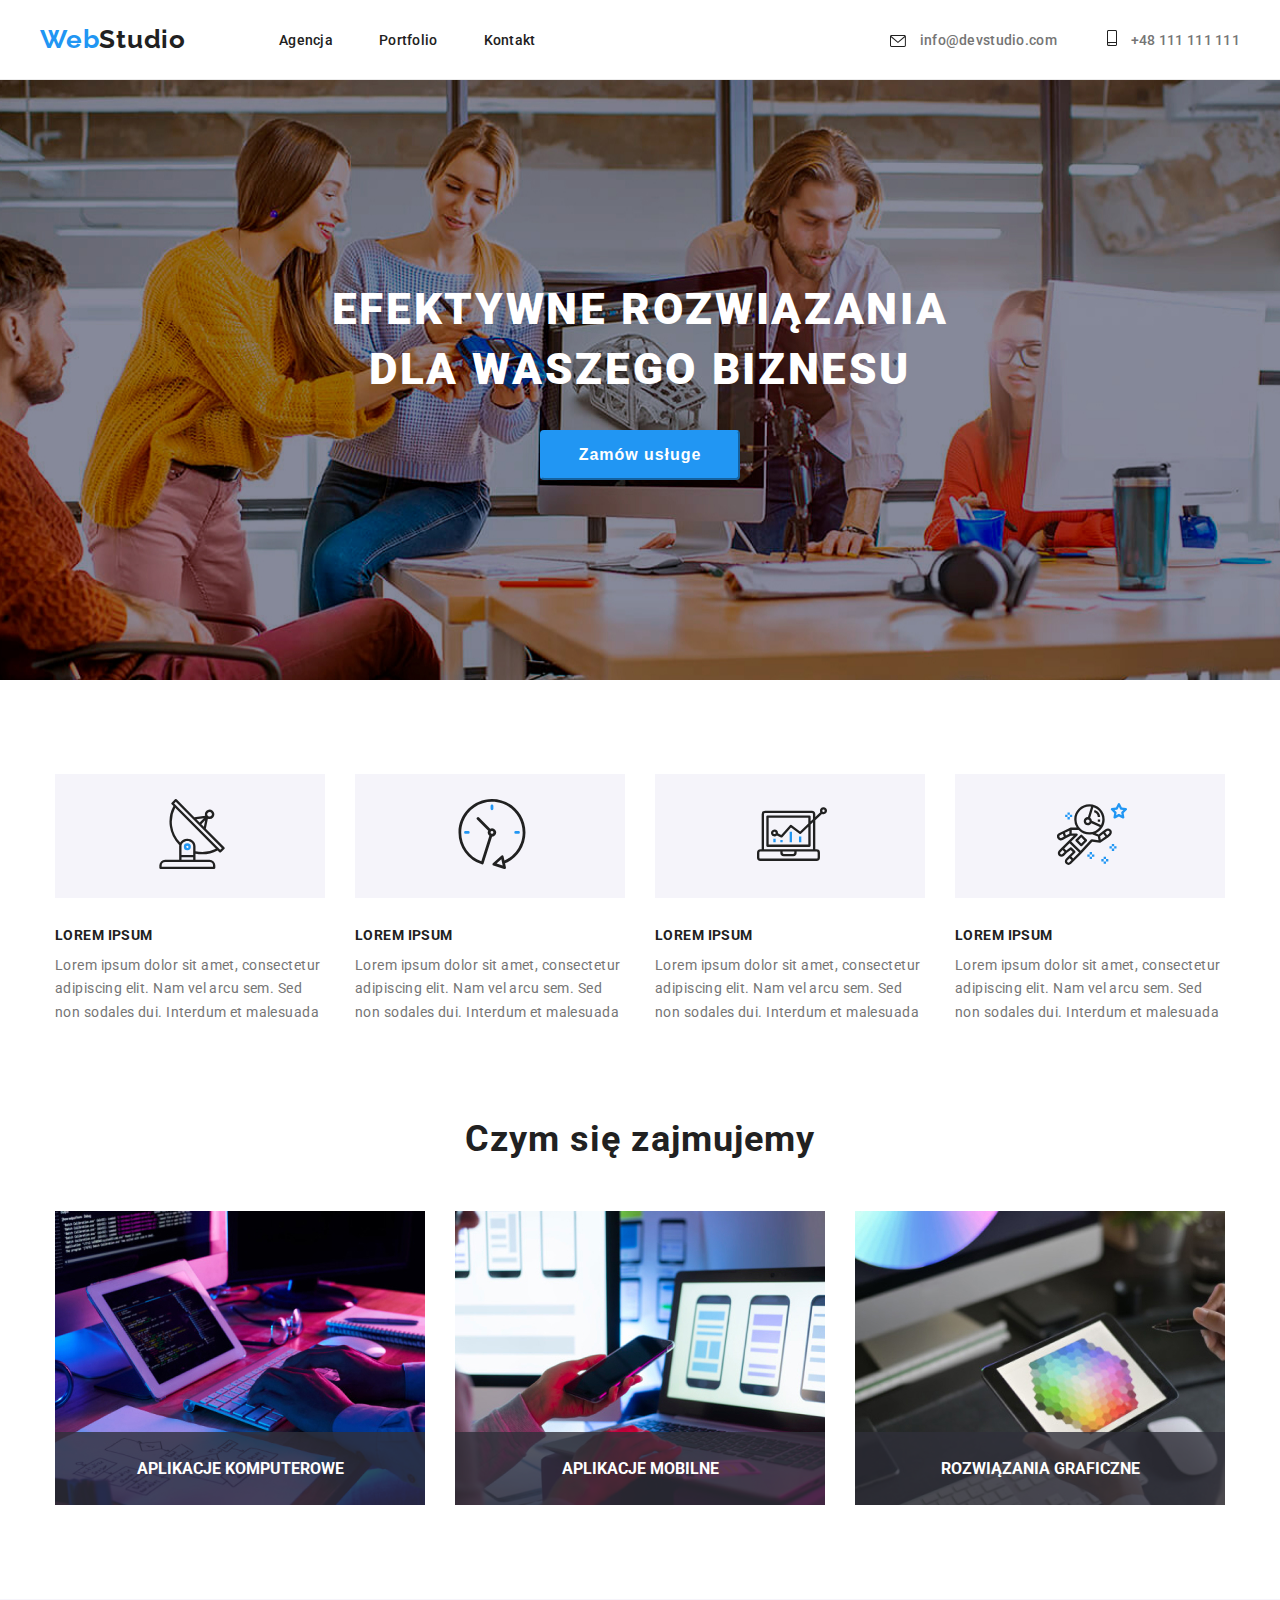
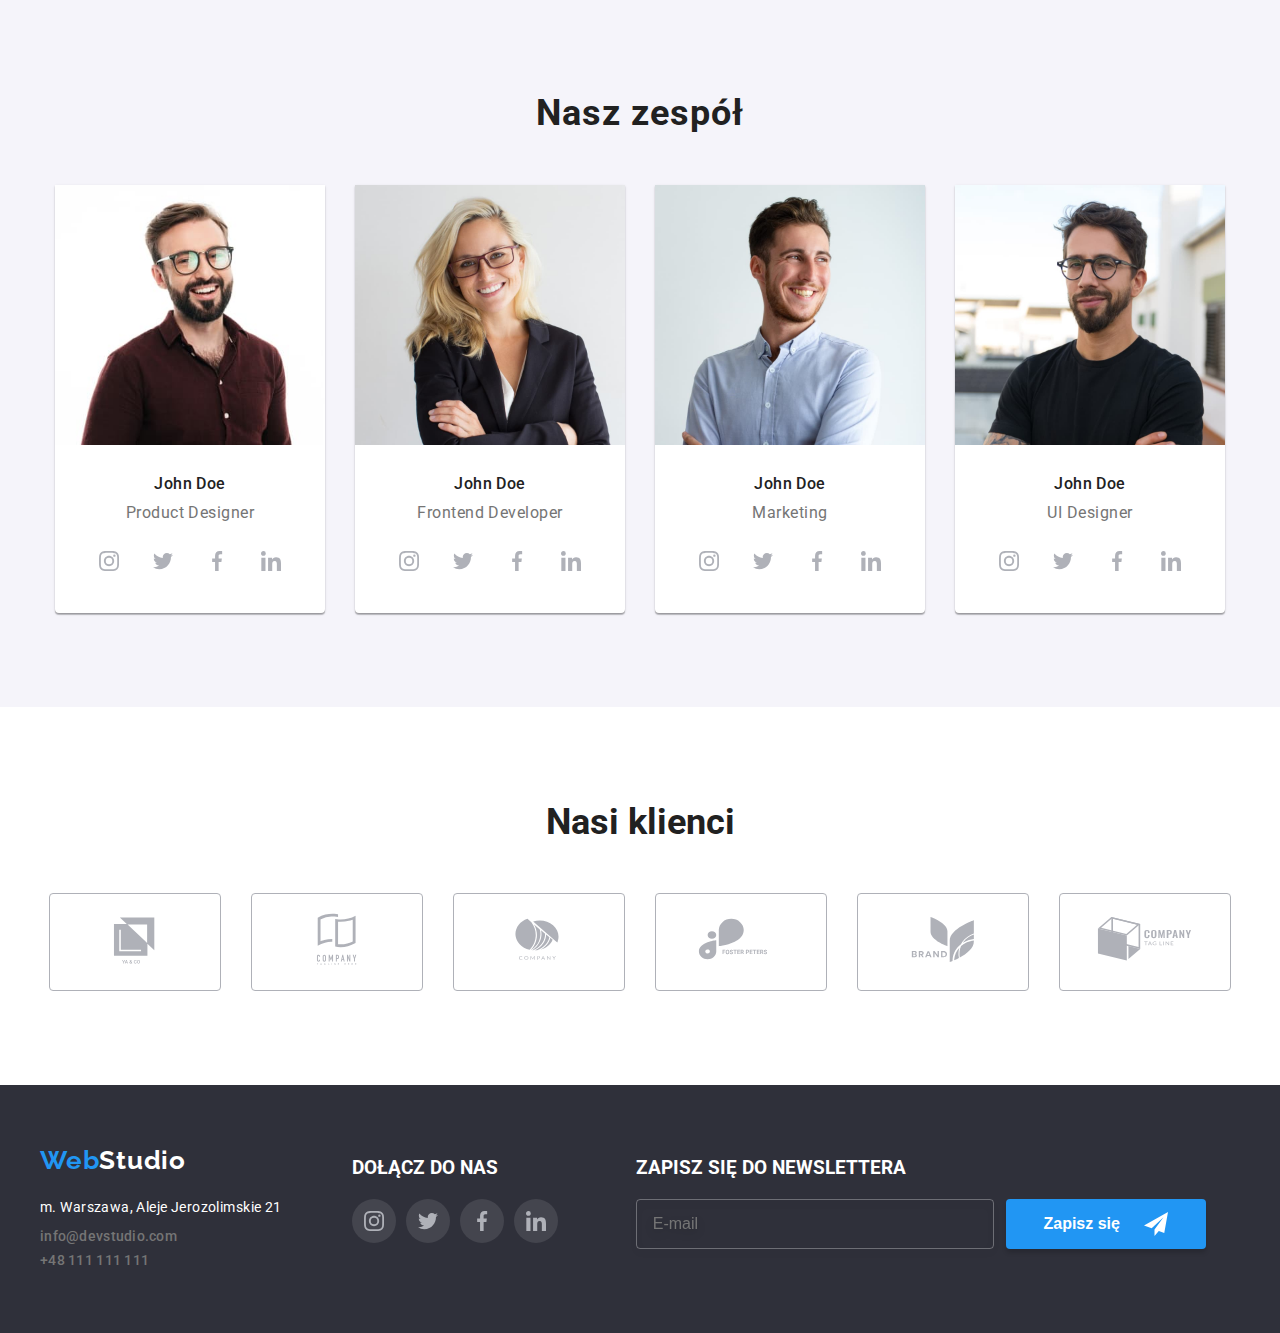
<file: index.html>
<!DOCTYPE html>
<html lang="pl">
    <head>
        <meta charset="UTF-8" />
        <meta http-equiv="X-UA-Compatible" content="IE=edge" />
        <meta name="viewport" content="width=device-width, initial-scale=1.0" />
        <title>WebStudio</title>
        <link
            rel="stylesheet"
            href="https://cdnjs.cloudflare.com/ajax/libs/modern-normalize/1.1.0/modern-normalize.min.css"
            integrity="sha512-wpPYUAdjBVSE4KJnH1VR1HeZfpl1ub8YT/NKx4PuQ5NmX2tKuGu6U/JRp5y+Y8XG2tV+wKQpNHVUX03MfMFn9Q=="
            crossorigin="anonymous"
            referrerpolicy="no-referrer"
        />
        <link rel="stylesheet" href="css/styles.css" />
        <link
            href="https://fonts.googleapis.com/css2?family=Raleway:wght@700&family=Roboto:wght@400;500;700;900&display=swap"
            rel="stylesheet"
        />
    </head>
    <body>
        <header class="header-line container">
            <div class="header-section">
                <nav class="header-left">
                    <a href="#" class="logo-header">
                        <h3 class="logo-style">
                            <span class="logo-color">Web</span>Studio
                        </h3></a
                    >
                    <ul class="nav-list">
                        <li>
                            <a
                                href="#agencja"
                                class="nav-links header-link agencja active-nav-links"
                                >Agencja</a
                            >
                        </li>
                        <li>
                            <a
                                href="portfolio.html"
                                class="nav-links header-link portfolio active-nav-links"
                                >Portfolio</a
                            >
                        </li>
                        <li>
                            <a
                                href="#kontakt"
                                class="nav-links header-link kontakt active-nav-links"
                                >Kontakt</a
                            >
                        </li>
                    </ul>
                </nav>
                <div class="header-right">
                    <div class="header-contact">
                        <svg width="16" height="12" class="contact-icon">
                            <use
                                href="images/main/icons.svg#icon-envelope"
                            ></use>
                        </svg>
                        <a
                            href="mail:info@devstudio.com"
                            class="contact-link-header mail"
                            >info@devstudio.com</a
                        >
                    </div>
                    <div class="header-contact">
                        <svg
                            width="10"
                            height="16"
                            class="contact-icon smartphone-icon"
                        >
                            <use
                                href="images/main/icons.svg#icon-smartphone"
                            ></use>
                        </svg>
                        <a
                            href="tel:+48111111111"
                            class="contact-link-header tel"
                            >+48 111 111 111</a
                        >
                    </div>
                </div>
            </div>
        </header>
        <main>
            <!--sekcja pierwsza-->
            <section id="agencja" class="hero">
                <div class="main-board">
                    <h1 class="main-claim">
                        efektywne rozwiązania <br />dla waszego biznesu
                    </h1>
                    <button type="button" class="first-cta" data-modal-open>
                        Zamów usługe
                    </button>
                </div>
            </section>

            <!--sekcja druga-->

            <section id="portfolio">
                <ul class="article-list">
                    <li class="article-items">
                        <div class="article-icon-box">
                            <svg class="icon" width="70" height="70">
                                <use
                                    href="./images/main/icons.svg#icon-antenna-1"
                                ></use>
                            </svg>
                        </div>
                        <h4 class="article-title">LOREM IPSUM</h4>
                        <p class="article-text">
                            Lorem ipsum dolor sit amet, consectetur adipiscing
                            elit. Nam vel arcu sem. Sed non sodales dui.
                            Interdum et malesuada
                        </p>
                    </li>
                    <li class="article-items">
                        <div class="article-icon-box">
                            <svg class="icon" width="70" height="70">
                                <use
                                    href="./images/main/icons.svg#icon-clock-1"
                                ></use>
                            </svg>
                        </div>
                        <h4 class="article-title">LOREM IPSUM</h4>
                        <p class="article-text">
                            Lorem ipsum dolor sit amet, consectetur adipiscing
                            elit. Nam vel arcu sem. Sed non sodales dui.
                            Interdum et malesuada
                        </p>
                    </li>
                    <li class="article-items">
                        <div class="article-icon-box">
                            <svg class="icon" width="70" height="70 ">
                                <use
                                    href="./images/main/icons.svg#icon-diagram-1"
                                ></use>
                            </svg>
                        </div>
                        <h4 class="article-title">LOREM IPSUM</h4>
                        <p class="article-text">
                            Lorem ipsum dolor sit amet, consectetur adipiscing
                            elit. Nam vel arcu sem. Sed non sodales dui.
                            Interdum et malesuada
                        </p>
                    </li>
                    <li class="article-items">
                        <div class="article-icon-box">
                            <svg class="icon" width="70" height="70">
                                <use
                                    href="./images/main/icons.svg#icon-astronaut-1"
                                ></use>
                            </svg>
                        </div>
                        <h4 class="article-title">LOREM IPSUM</h4>
                        <p class="article-text">
                            Lorem ipsum dolor sit amet, consectetur adipiscing
                            elit. Nam vel arcu sem. Sed non sodales dui.
                            Interdum et malesuada
                        </p>
                    </li>
                </ul>

                <h2 class="section-title-what">Czym się zajmujemy</h2>

                <ul class="photo-links ul-flex">
                    <li class="aboutus-item">
                        <img
                            class="aboutus-img"
                            src="images/main/section2/box1.jpg"
                            alt="rece mezczyzny, ktory pracuje na komputerze i korzysta z userflow."
                            width="370"
                            height="294"
                        />
                        <div class="aboutus-hero">
                            <p>aplikacje komputerowe</p>
                        </div>
                    </li>

                    <li class="aboutus-item">
                        <img
                            class="aboutus-img"
                            src="images/main/section2/box2.jpg"
                            alt="kobieta trzyma telefon w reku i patrzy na ekran na trzy rozne uklady kompozycji dla aplikacji."
                            width="370"
                            height="294"
                        />
                        <div class="aboutus-hero">
                            <p>aplikacje mobilne</p>
                        </div>
                    </li>
                    <li class="aboutus-item">
                        <img
                            class="aboutus-img"
                            src="images/main/section2/box3.jpg"
                            alt="tablet na ktorym wyswiatlana jest paleta kolorow."
                            width="370"
                            height="294"
                        />
                        <div class="aboutus-hero">
                            <p>rozwiązania graficzne</p>
                        </div>
                    </li>
                </ul>
            </section>
            <!--sekcja trzecia-->

            <section id="kontakt" class="team-container">
                <h2 class="section-title-who">Nasz zespół</h2>
                <ul class="team">
                    <li class="team-item">
                        <img
                            src="images/main/section3/1.jpg"
                            alt="zdjecie osoby John Doe."
                            width="270"
                            height="260"
                        />
                        <p class="person-name">John Doe</p>
                        <p class="person-position">Product Designer</p>
                        <ul class="team-social-icons social-icons">
                            <li>
                                <a
                                    href="#"
                                    class="team-social-icon social-icon"
                                >
                                    <svg
                                        class="social-icon-svg"
                                        width="20"
                                        height="20"
                                    >
                                        <use
                                            href="./images/main/icons.svg#icon-instagram-2"
                                        ></use>
                                    </svg>
                                </a>
                            </li>
                            <li>
                                <a
                                    href="#"
                                    class="team-social-icon social-icon"
                                >
                                    <svg
                                        class="social-icon-svg"
                                        width="20"
                                        height="20"
                                    >
                                        <use
                                            href="./images/main/icons.svg#icon-twitter-1"
                                        ></use>
                                    </svg>
                                </a>
                            </li>
                            <li>
                                <a
                                    href="#"
                                    class="team-social-icon social-icon"
                                >
                                    <svg
                                        class="social-icon-svg"
                                        width="20"
                                        height="20"
                                    >
                                        <use
                                            href="./images/main/icons.svg#icon-facebook-1"
                                        ></use>
                                    </svg>
                                </a>
                            </li>
                            <li>
                                <a
                                    href="#"
                                    class="team-social-icon social-icon"
                                >
                                    <svg
                                        class="social-icon-svg"
                                        width="20"
                                        height="20"
                                    >
                                        <use
                                            href="./images/main/icons.svg#icon-linkedin-1"
                                        ></use>
                                    </svg>
                                </a>
                            </li>
                        </ul>
                    </li>
                    <li class="team-item">
                        <img
                            src="images/main/section3/2.jpg"
                            alt="zdjecie osoby John Doe."
                            width="270"
                            height="260"
                        />
                        <p class="person-name">John Doe</p>
                        <p class="person-position">Frontend Developer</p>
                        <ul class="team-social-icons social-icons">
                            <li>
                                <a
                                    href="#"
                                    class="team-social-icon social-icon"
                                >
                                    <svg
                                        class="social-icon-svg"
                                        width="20"
                                        height="20"
                                    >
                                        <use
                                            href="./images/main/icons.svg#icon-instagram-2"
                                        ></use>
                                    </svg>
                                </a>
                            </li>
                            <li>
                                <a
                                    href="#"
                                    class="team-social-icon social-icon"
                                >
                                    <svg
                                        class="social-icon-svg"
                                        width="20"
                                        height="20"
                                    >
                                        <use
                                            href="./images/main/icons.svg#icon-twitter-1"
                                        ></use>
                                    </svg>
                                </a>
                            </li>
                            <li>
                                <a
                                    href="#"
                                    class="team-social-icon social-icon"
                                >
                                    <svg
                                        class="social-icon-svg"
                                        width="20"
                                        height="20"
                                    >
                                        <use
                                            href="./images/main/icons.svg#icon-facebook-1"
                                        ></use>
                                    </svg>
                                </a>
                            </li>
                            <li>
                                <a
                                    href="#"
                                    class="team-social-icon social-icon"
                                >
                                    <svg
                                        class="social-icon-svg"
                                        width="20"
                                        height="20"
                                    >
                                        <use
                                            href="./images/main/icons.svg#icon-linkedin-1"
                                        ></use>
                                    </svg>
                                </a>
                            </li>
                        </ul>
                    </li>
                    <li class="team-item">
                        <img
                            src="images/main/section3/3.jpg"
                            alt="zdjecie osoby John Doe."
                            width="270"
                            height="260"
                        />
                        <p class="person-name">John Doe</p>
                        <p class="person-position">Marketing</p>
                        <ul class="team-social-icons social-icons">
                            <li>
                                <a
                                    href="#"
                                    class="team-social-icon social-icon"
                                >
                                    <svg
                                        class="social-icon-svg"
                                        width="20"
                                        height="20"
                                    >
                                        <use
                                            href="./images/main/icons.svg#icon-instagram-2"
                                        ></use>
                                    </svg>
                                </a>
                            </li>
                            <li>
                                <a
                                    href="#"
                                    class="team-social-icon social-icon"
                                >
                                    <svg
                                        class="social-icon-svg"
                                        width="20"
                                        height="20"
                                    >
                                        <use
                                            href="./images/main/icons.svg#icon-twitter-1"
                                        ></use>
                                    </svg>
                                </a>
                            </li>
                            <li>
                                <a
                                    href="#"
                                    class="team-social-icon social-icon"
                                >
                                    <svg
                                        class="social-icon-svg"
                                        width="20"
                                        height="20"
                                    >
                                        <use
                                            href="./images/main/icons.svg#icon-facebook-1"
                                        ></use>
                                    </svg>
                                </a>
                            </li>
                            <li>
                                <a
                                    href="#"
                                    class="team-social-icon social-icon"
                                >
                                    <svg
                                        class="social-icon-svg"
                                        width="20"
                                        height="20"
                                    >
                                        <use
                                            href="./images/main/icons.svg#icon-linkedin-1"
                                        ></use>
                                    </svg>
                                </a>
                            </li>
                        </ul>
                    </li>
                    <li class="team-item">
                        <img
                            src="images/main/section3/4.jpg"
                            alt="zdjecie osoby John Doe."
                            width="270"
                            height="260"
                        />
                        <p class="person-name">John Doe</p>
                        <p class="person-position">UI Designer</p>
                        <ul class="team-social-icons social-icons">
                            <li>
                                <a
                                    href="#"
                                    class="team-social-icon social-icon"
                                >
                                    <svg
                                        class="social-icon-svg"
                                        width="20"
                                        height="20"
                                    >
                                        <use
                                            href="./images/main/icons.svg#icon-instagram-2"
                                        ></use>
                                    </svg>
                                </a>
                            </li>
                            <li>
                                <a
                                    href="#"
                                    class="team-social-icon social-icon"
                                >
                                    <svg
                                        class="social-icon-svg"
                                        width="20"
                                        height="20"
                                    >
                                        <use
                                            href="./images/main/icons.svg#icon-twitter-1"
                                        ></use>
                                    </svg>
                                </a>
                            </li>
                            <li>
                                <a
                                    href="#"
                                    class="team-social-icon social-icon"
                                >
                                    <svg
                                        class="social-icon-svg"
                                        width="20"
                                        height="20"
                                    >
                                        <use
                                            href="./images/main/icons.svg#icon-facebook-1"
                                        ></use>
                                    </svg>
                                </a>
                            </li>
                            <li>
                                <a
                                    href="#"
                                    class="team-social-icon social-icon"
                                >
                                    <svg
                                        class="social-icon-svg"
                                        width="20"
                                        height="20"
                                    >
                                        <use
                                            href="./images/main/icons.svg#icon-linkedin-1"
                                        ></use>
                                    </svg>
                                </a>
                            </li>
                        </ul>
                    </li>
                </ul>
            </section>
            <section class="clients section">
                <div class="client-container">
                    <h2 class="section-title">Nasi klienci</h2>
                    <ul class="clients-list">
                        <li>
                            <a href="#" class="clients-icon">
                                <svg
                                    class="clients-icon-svg"
                                    width="106"
                                    height="60.04"
                                >
                                    <use
                                        href="./images/main/icons.svg#icon-client-1"
                                    ></use>
                                </svg>
                            </a>
                        </li>
                        <li>
                            <a href="#" class="clients-icon">
                                <svg
                                    class="clients-icon-svg"
                                    width="106"
                                    height="60.04"
                                >
                                    <use
                                        href="./images/main/icons.svg#icon-client-2"
                                    ></use>
                                </svg>
                            </a>
                        </li>
                        <li>
                            <a href="#" class="clients-icon">
                                <svg
                                    class="clients-icon-svg"
                                    width="106"
                                    height="60"
                                >
                                    <use
                                        href="./images/main/icons.svg#icon-client-3"
                                    ></use>
                                </svg>
                            </a>
                        </li>
                        <li>
                            <a href="#" class="clients-icon">
                                <svg
                                    class="clients-icon-svg"
                                    width="106"
                                    height="60"
                                >
                                    <use
                                        href="./images/main/icons.svg#icon-client-4"
                                    ></use>
                                </svg>
                            </a>
                        </li>
                        <li>
                            <a href="#" class="clients-icon">
                                <svg
                                    class="clients-icon-svg"
                                    width="106"
                                    height="60"
                                >
                                    <use
                                        href="./images/main/icons.svg#icon-client-5"
                                    ></use>
                                </svg>
                            </a>
                        </li>
                        <li>
                            <a href="#" class="clients-icon">
                                <svg
                                    class="clients-icon-svg"
                                    width="106"
                                    height="60"
                                >
                                    <use
                                        href="./images/main/icons.svg#icon-client-6"
                                    ></use>
                                </svg>
                            </a>
                        </li>
                    </ul>
                </div>
            </section>
        </main>
        <footer class="footer-container">
            <div class="footer-section">
                <div class="footer-contact-box">
                    <a href="#" class="logo-footer"
                        ><h3 class="logo-style">
                            <span class="logo-color">Web</span>Studio
                        </h3>
                    </a>
                    <address class="address-text">
                        m. Warszawa, Aleje Jerozolimskie 21
                    </address>

                    <a
                        href="mail:info@devstudio.com"
                        class="contact-link-footer"
                        >info@devstudio.com</a
                    >
                    <a href="tel:+48111111111" class="contact-link-footer"
                        >+48 111 111 111</a
                    >
                </div>
                <div class="footer-joinus-box">
                    <h3 class="footer-joinus-heading">Dołącz do nas</h3>
                    <ul class="footer-social-icons social-icons">
                        <li>
                            <a href="#" class="footer-social-icon social-icon">
                                <svg
                                    class="social-icon-svg"
                                    width="20"
                                    height="20"
                                >
                                    <use
                                        href="./images/main/icons.svg#icon-instagram-2"
                                    ></use>
                                </svg>
                            </a>
                        </li>
                        <li>
                            <a href="#" class="footer-social-icon social-icon">
                                <svg
                                    class="social-icon-svg"
                                    width="20"
                                    height="20"
                                >
                                    <use
                                        href="./images/main/icons.svg#icon-twitter-1"
                                    ></use>
                                </svg>
                            </a>
                        </li>
                        <li>
                            <a href="#" class="footer-social-icon social-icon">
                                <svg
                                    class="social-icon-svg"
                                    width="20"
                                    height="20"
                                >
                                    <use
                                        href="./images/main/icons.svg#icon-facebook-1"
                                    ></use>
                                </svg>
                            </a>
                        </li>
                        <li>
                            <a href="#" class="footer-social-icon social-icon">
                                <svg
                                    class="social-icon-svg"
                                    width="20"
                                    height="20"
                                >
                                    <use
                                        href="./images/main/icons.svg#icon-linkedin-1"
                                    ></use>
                                </svg>
                            </a>
                        </li>
                    </ul>
                </div>
                <div class="footer-newsletter">
                    <h3 class="footer-joinus-heading">
                        Zapisz się do newslettera
                    </h3>
                    <form name="newsletter-form" class="newsletter-form">
                        <label
                            ><input
                                type="email"
                                name="newsletter-email"
                                class="newsletter-input"
                                placeholder="E-mail"
                        /></label>
                        <button type="submit" class="newsletter-btn">
                            <span>Zapisz się</span>
                            <svg
                                class="footer-icon-newsletter"
                                width="24"
                                height="24"
                            >
                                <use
                                    href="images/main/icons.svg#icon-icon-send"
                                ></use>
                            </svg>
                        </button>
                    </form>
                </div>
            </div>
        </footer>

        <!-- MODAL -->
        <div class="modal-backdrop is-hidden" data-modal>
            <div class="modal-box">
                <button type="button" class="modal-close-btn" data-modal-close>
                    <svg class="modal-close-btn-x" width="18" height="18">
                        <use href="./images/main/close-btn.svg#close-btn"></use>
                    </svg>
                </button>
                <div class="modal-container">
                    <p class="modal-title">
                        Zostaw swoje dane w formularzu poniżej
                    </p>
                    <form name="contact-form" class="modal-form">
                        <label class="modal-form-label">
                            Imię
                            <input
                                type="text"
                                name="contact-name"
                                class="modal-form-input"
                            />
                            <svg class="modal-form-icon" width="20" height="20">
                                <use
                                    href="images/main/icons.svg#icon-person-black-18dp-1"
                                ></use>
                            </svg>
                        </label>
                        <label class="modal-form-label">
                            Telefon
                            <input
                                type="tel"
                                name="contact-phone"
                                class="modal-form-input"
                            />
                            <svg class="modal-form-icon" width="20" height="20">
                                <use
                                    href="images/main/icons.svg#icon-phone-black-18dp-1"
                                ></use>
                            </svg>
                        </label>
                        <label class="modal-form-label">
                            Email
                            <input
                                type="email"
                                name="contact-email"
                                class="modal-form-input"
                            />
                            <svg class="modal-form-icon" width="20" height="20">
                                <use
                                    href="images/main/icons.svg#icon-email-black-18dp-1"
                                ></use>
                            </svg>
                        </label>
                        <label class="modal-form-label"
                            >Komentarz
                            <textarea
                                name="contact-comment"
                                placeholder="Wprowadź tekst"
                                class="modal-form-input modal-form-textarea"
                            ></textarea>
                        </label>
                        <div class="modal-form-agreement-box">
                            <input
                                type="checkbox"
                                name="policy-agreement"
                                id="policy-agreement"
                                class="modal-form-agreement-checkbox"
                                value="agreed"
                                required
                            />
                            <svg
                                width="16"
                                height="15"
                                class="modal-form-agreement-custom-checkbox"
                            >
                                <use
                                    href="./images/main/icons.svg#icon-empty-checkbox"
                                ></use>
                            </svg>
                            <svg
                                width="16"
                                height="15"
                                class="modal-form-agreement-custom-checkbox-checked"
                            >
                                <use
                                    href="./images/main/icons.svg#icon-icon-check"
                                ></use>
                            </svg>
                            <label
                                for="policy-agreement"
                                class="modal-form-agreement-label"
                                >Oświadczam iż akceptuję
                                <a href="" class="modal-form-link">Regulamin</a>
                                i
                                <a href="" class="modal-form-link"
                                    >Politykę Prywatności</a
                                >.</label
                            >
                        </div>

                        <button type="submit" class="modal-form-btn">
                            Wyślij
                        </button>
                    </form>
                </div>
            </div>
        </div>

        <script src="modal.js"></script>
    </body>
</html>
</file>
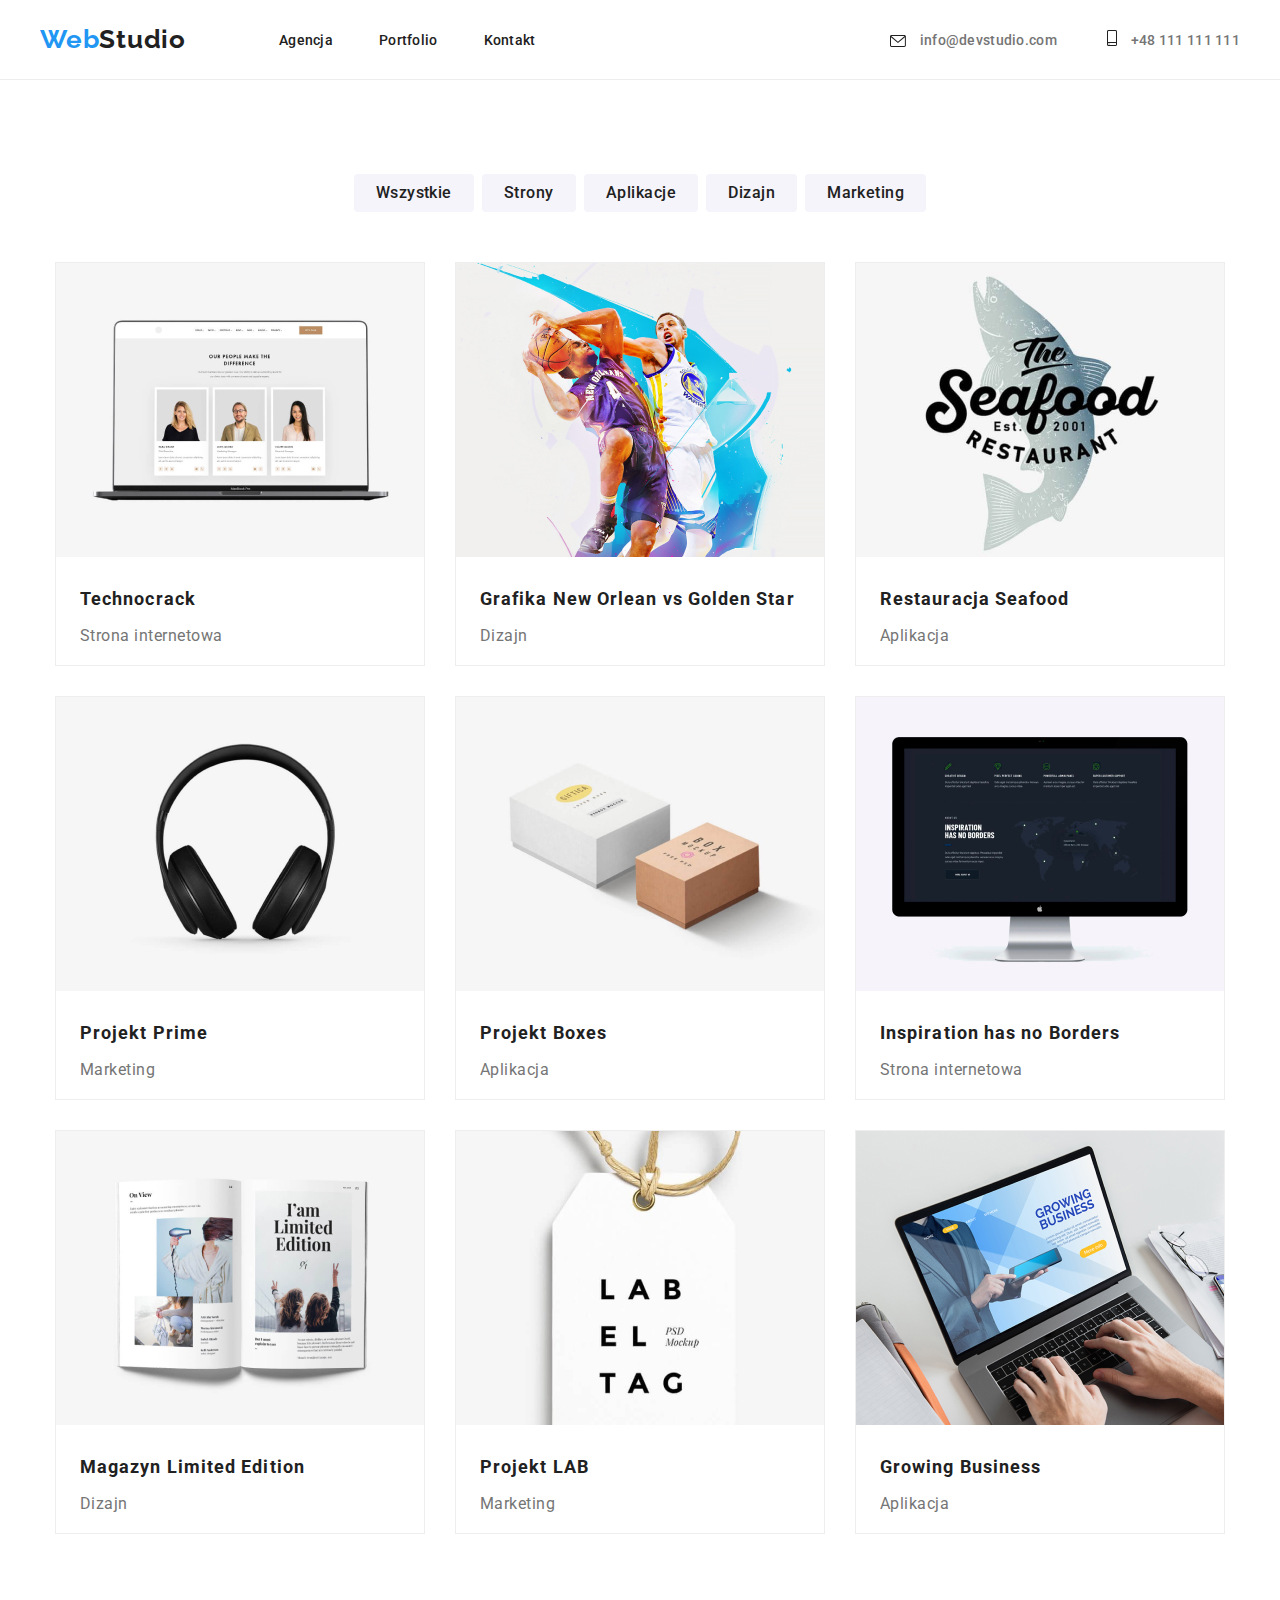
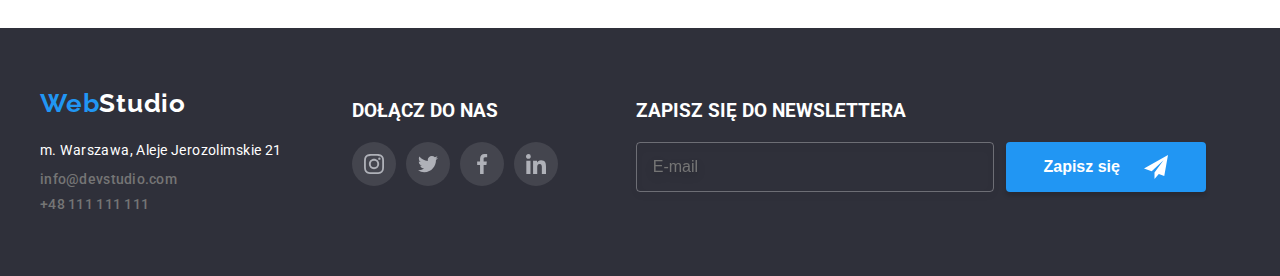
<file: portfolio.html>
<!DOCTYPE html>
<html lang="pl">
    <head>
        <meta charset="UTF-8" />
        <meta http-equiv="X-UA-Compatible" content="IE=edge" />
        <meta name="viewport" content="width=device-width, initial-scale=1.0" />
        <title>WebStudio-Portfolio</title>
        <link rel="stylesheet" href="css/styles.css" />
        <link rel="preconnect" href="https://fonts.googleapis.com" />
        <link rel="preconnect" href="https://fonts.gstatic.com" crossorigin />
        <link
            href="https://fonts.googleapis.com/css2?family=Raleway:wght@700&family=Roboto:wght@400;500;700;900&display=swap"
            rel="stylesheet"
        />
    </head>
    <body>
        <header class="header-line container">
            <div class="header-section">
                <nav class="header-left">
                    <a href="index.html" class="logo-header">
                        <h3 class="logo-style">
                            <span class="logo-color">Web</span>Studio
                        </h3></a
                    >
                    <ul class="nav-list">
                        <li>
                            <a
                                href="index.html"
                                class="nav-links header-link agencja active-nav-links"
                                >Agencja</a
                            >
                        </li>
                        <li>
                            <a
                                href="portfolio.html"
                                class="nav-links header-link portfolio active-nav-links"
                                >Portfolio</a
                            >
                        </li>
                        <li>
                            <a
                                href="#kontakt"
                                class="nav-links header-link kontakt active-nav-links"
                                >Kontakt</a
                            >
                        </li>
                    </ul>
                </nav>
                <div class="header-right">
                    <div class="header-contact">
                        <svg width="16" height="12" class="contact-icon">
                            <use
                                href="images/main/icons.svg#icon-envelope"
                            ></use>
                        </svg>
                        <a
                            href="mail:info@devstudio.com"
                            class="contact-link-header mail"
                            >info@devstudio.com</a
                        >
                    </div>
                    <div class="header-contact">
                        <svg
                            width="10"
                            height="16"
                            class="contact-icon smartphone-icon"
                        >
                            <use
                                href="images/main/icons.svg#icon-smartphone"
                            ></use>
                        </svg>
                        <a
                            href="tel:+48111111111"
                            class="contact-link-header tel"
                            >+48 111 111 111</a
                        >
                    </div>
                </div>
            </div>
        </header>
        <main>
            <ul class="portfolio-filter">
                <li>
                    <button
                        type="button"
                        class="portfolio-button-filter pointer"
                    >
                        Wszystkie
                    </button>
                </li>
                <li>
                    <button
                        type="button"
                        class="portfolio-button-filter pointer"
                    >
                        Strony
                    </button>
                </li>
                <li>
                    <button
                        type="button"
                        class="portfolio-button-filter pointer"
                    >
                        Aplikacje
                    </button>
                </li>
                <li>
                    <button
                        type="button"
                        class="portfolio-button-filter pointer"
                    >
                        Dizajn
                    </button>
                </li>
                <li>
                    <button
                        type="button"
                        class="portfolio-button-filter pointer"
                    >
                        Marketing
                    </button>
                </li>
            </ul>
            <section class="projects">
                <ul class="card-set">
                    <li class="card-item">
                        <div>
                            <div class="portfolio-image-box">
                                <img
                                    src="images/main/portoflio/1technologia.jpg"
                                    alt="Laptop z wyswietlona strona internetowa"
                                    width="370"
                                    height="294"
                                />
                                <div class="portfolio-overlay">
                                    <p>
                                        Technocrack jest popularną platformą
                                        wykorzystywaną do rozpowszechniania
                                        koronawirusa. Firmy wykorzystują tę
                                        platformę do celów szpiegowskich i
                                        ataków na niezabezpieczone serwery
                                        konkurencji
                                    </p>
                                </div>
                            </div>
                            <p class="product-name">Technocrack</p>
                            <p class="product-field">Strona internetowa</p>
                        </div>
                    </li>
                    <li class="card-item">
                        <div>
                            <div class="portfolio-image-box">
                                <img
                                    src="images/main/portoflio/2grafika.jpg"
                                    alt="Grafika przedstawia dwóch koszykarzy."
                                    width="370"
                                    height="294"
                                />
                                <div class="portfolio-overlay">
                                    <p>
                                        Technocrack jest popularną platformą
                                        wykorzystywaną do rozpowszechniania
                                        koronawirusa. Firmy wykorzystują tę
                                        platformę do celów szpiegowskich i
                                        ataków na niezabezpieczone serwery
                                        konkurencji
                                    </p>
                                </div>
                            </div>
                            <p class="product-name">
                                Grafika New Orlean vs Golden Star
                            </p>
                            <p class="product-field">Dizajn</p>
                        </div>
                    </li>
                    <li class="card-item">
                        <div>
                            <div class="portfolio-image-box">
                                <img
                                    src="images/main/portoflio/3restauracja.jpg"
                                    alt="Logo restauracji Seafood"
                                    width="370"
                                    height="294"
                                />
                                <div class="portfolio-overlay">
                                    <p>
                                        Technocrack jest popularną platformą
                                        wykorzystywaną do rozpowszechniania
                                        koronawirusa. Firmy wykorzystują tę
                                        platformę do celów szpiegowskich i
                                        ataków na niezabezpieczone serwery
                                        konkurencji
                                    </p>
                                </div>
                            </div>
                            <p class="product-name">Restauracja Seafood</p>
                            <p class="product-field">Aplikacja</p>
                        </div>
                    </li>
                    <li class="card-item">
                        <div>
                            <div class="portfolio-image-box">
                                <img
                                    src="images/main/portoflio/4projektprime.jpg"
                                    alt="Laptop z wyswietlona strona internetowa"
                                    width="370"
                                    height="294"
                                />
                                <div class="portfolio-overlay">
                                    <p>
                                        Technocrack jest popularną platformą
                                        wykorzystywaną do rozpowszechniania
                                        koronawirusa. Firmy wykorzystują tę
                                        platformę do celów szpiegowskich i
                                        ataków na niezabezpieczone serwery
                                        konkurencji
                                    </p>
                                </div>
                            </div>
                            <p class="product-name">Projekt Prime</p>
                            <p class="product-field">Marketing</p>
                        </div>
                    </li>
                    <li class="card-item">
                        <div>
                            <div class="portfolio-image-box">
                                <img
                                    src="images/main/portoflio/5projektbox.jpg"
                                    alt="Laptop z wyswietlona strona internetowa"
                                    width="370"
                                    height="294"
                                />
                                <div class="portfolio-overlay">
                                    <p>
                                        Technocrack jest popularną platformą
                                        wykorzystywaną do rozpowszechniania
                                        koronawirusa. Firmy wykorzystują tę
                                        platformę do celów szpiegowskich i
                                        ataków na niezabezpieczone serwery
                                        konkurencji
                                    </p>
                                </div>
                            </div>
                            <p class="product-name">Projekt Boxes</p>
                            <p class="product-field">Aplikacja</p>
                        </div>
                    </li>
                    <li class="card-item">
                        <div>
                            <div class="portfolio-image-box">
                                <img
                                    src="images/main/portoflio/6inspiration.jpg"
                                    alt="Laptop z wyswietlona strona internetowa"
                                    width="370"
                                    height="294"
                                />
                                <div class="portfolio-overlay">
                                    <p>
                                        Technocrack jest popularną platformą
                                        wykorzystywaną do rozpowszechniania
                                        koronawirusa. Firmy wykorzystują tę
                                        platformę do celów szpiegowskich i
                                        ataków na niezabezpieczone serwery
                                        konkurencji
                                    </p>
                                </div>
                            </div>
                            <p class="product-name">
                                Inspiration has no Borders
                            </p>
                            <p class="product-field">Strona internetowa</p>
                        </div>
                    </li>
                    <li class="card-item">
                        <div>
                            <div class="portfolio-image-box">
                                <img
                                    src="images/main/portoflio/7magazyn.jpg"
                                    alt="Laptop z wyswietlona strona internetowa"
                                    width="370"
                                    height="294"
                                />
                                <div class="portfolio-overlay">
                                    <p>
                                        Technocrack jest popularną platformą
                                        wykorzystywaną do rozpowszechniania
                                        koronawirusa. Firmy wykorzystują tę
                                        platformę do celów szpiegowskich i
                                        ataków na niezabezpieczone serwery
                                        konkurencji
                                    </p>
                                </div>
                            </div>
                            <p class="product-name">Magazyn Limited Edition</p>
                            <p class="product-field">Dizajn</p>
                        </div>
                    </li>
                    <li class="card-item">
                        <div>
                            <div class="portfolio-image-box">
                                <img
                                    src="images/main/portoflio/8projektlab.jpg"
                                    alt="Laptop z wyswietlona strona internetowa"
                                    width="370"
                                    height="294"
                                />
                                <div class="portfolio-overlay">
                                    <p>
                                        Technocrack jest popularną platformą
                                        wykorzystywaną do rozpowszechniania
                                        koronawirusa. Firmy wykorzystują tę
                                        platformę do celów szpiegowskich i
                                        ataków na niezabezpieczone serwery
                                        konkurencji
                                    </p>
                                </div>
                            </div>
                            <p class="product-name">Projekt LAB</p>
                            <p class="product-field">Marketing</p>
                        </div>
                    </li>
                    <li class="card-item">
                        <div>
                            <div class="portfolio-image-box">
                                <img
                                    src="images/main/portoflio/9growing.jpg"
                                    alt="Laptop z wyswietlona strona internetowa"
                                    width="370"
                                    height="294"
                                />
                                <div class="portfolio-overlay">
                                    <p>
                                        Technocrack jest popularną platformą
                                        wykorzystywaną do rozpowszechniania
                                        koronawirusa. Firmy wykorzystują tę
                                        platformę do celów szpiegowskich i
                                        ataków na niezabezpieczone serwery
                                        konkurencji
                                    </p>
                                </div>
                            </div>
                            <p class="product-name">Growing Business</p>
                            <p class="product-field">Aplikacja</p>
                        </div>
                    </li>
                </ul>
            </section>
        </main>
        <footer class="footer-container">
            <div class="footer-section">
                <div class="footer-contact-box">
                    <a href="#" class="logo-footer"
                        ><h3 class="logo-style">
                            <span class="logo-color">Web</span>Studio
                        </h3>
                    </a>
                    <address class="address-text">
                        m. Warszawa, Aleje Jerozolimskie 21
                    </address>

                    <a
                        href="mail:info@devstudio.com"
                        class="contact-link-footer"
                        >info@devstudio.com</a
                    >
                    <a href="tel:+48111111111" class="contact-link-footer"
                        >+48 111 111 111</a
                    >
                </div>
                <div class="footer-joinus-box">
                    <h3 class="footer-joinus-heading">Dołącz do nas</h3>
                    <ul class="footer-social-icons social-icons">
                        <li>
                            <a href="#" class="footer-social-icon social-icon">
                                <svg
                                    class="social-icon-svg"
                                    width="20"
                                    height="20"
                                >
                                    <use
                                        href="./images/main/icons.svg#icon-instagram-2"
                                    ></use>
                                </svg>
                            </a>
                        </li>
                        <li>
                            <a href="#" class="footer-social-icon social-icon">
                                <svg
                                    class="social-icon-svg"
                                    width="20"
                                    height="20"
                                >
                                    <use
                                        href="./images/main/icons.svg#icon-twitter-1"
                                    ></use>
                                </svg>
                            </a>
                        </li>
                        <li>
                            <a href="#" class="footer-social-icon social-icon">
                                <svg
                                    class="social-icon-svg"
                                    width="20"
                                    height="20"
                                >
                                    <use
                                        href="./images/main/icons.svg#icon-facebook-1"
                                    ></use>
                                </svg>
                            </a>
                        </li>
                        <li>
                            <a href="#" class="footer-social-icon social-icon">
                                <svg
                                    class="social-icon-svg"
                                    width="20"
                                    height="20"
                                >
                                    <use
                                        href="./images/main/icons.svg#icon-linkedin-1"
                                    ></use>
                                </svg>
                            </a>
                        </li>
                    </ul>
                </div>
                <div class="footer-newsletter">
                    <h3 class="footer-joinus-heading">
                        Zapisz się do newslettera
                    </h3>
                    <form name="newsletter-form" class="newsletter-form">
                        <label
                            ><input
                                type="email"
                                name="newsletter-email"
                                class="newsletter-input"
                                placeholder="E-mail"
                        /></label>
                        <button type="submit" class="newsletter-btn">
                            <span>Zapisz się</span>
                            <svg
                                class="footer-icon-newsletter"
                                width="24"
                                height="24"
                            >
                                <use
                                    href="images/main/icons.svg#icon-icon-send"
                                ></use>
                            </svg>
                        </button>
                    </form>
                </div>
            </div>
        </footer>
    </body>
</html>
</file>
<file: css/styles.css>
:root {
    --brand-color-black: #212121;
    --brand-color-grey: #757575;
    --brand-color-lightgrey: #f5f4fa;
    --brand-color-white: #fff;
    --brand-color-blue: #2196f3;
    --brand-color-transparent: #2196f3e5;
    --brand-color-dark: #2f303a;
    --brand-color-white-transparent: #ffffff99;
    --brand-color-dark-transparent: #2f303a66;
    --aboutus-hero-background: #2f303acc;
    --brand-color-grey-icon: #afb1b8;
    --icons-inactive: #afb1b8;
    --footer-social-icon-bg: rgba(255, 255, 255, 0.1);
    --border-radius-default: 4px;
    --transition-set: 250ms cubic-bezier(0.4, 0, 0.2, 1);
}
* {
    box-sizing: border-box;
    margin: 0;
    padding: 0;
}

body {
    font-family: "Roboto", sans-serif;
    color: var(--brand-color-black);
}

.container {
    display: flex;
    flex-direction: column;
    margin: 0 auto;
    justify-content: center;
}
ul {
    list-style-type: none;
}
.header-line {
    border-bottom: 1px solid #ececec;
}
.header-section {
    display: flex;
    justify-content: space-between;
    align-items: center;
    padding: 24px 0px;
    width: 100%;
    max-width: 1200px;
    margin: auto;
}
.header-left {
    display: flex;
    flex-direction: row;
}
.header-right {
    display: flex;
}
.nav-list {
    display: flex;
    flex-wrap: wrap;
    gap: 46px;
    align-items: center;
    /* width: 254px;
    margin-top: 32px;
    margin-bottom: 32px; */
}

.logo-header {
    font-family: "Raleway";
    font-weight: 700;
    font-size: 26px;
    line-height: 1.19;
    letter-spacing: 0.03em;
    text-decoration: none;
    color: var(--brand-color-black);
}
.logo-style {
    font-size: 26px;
    margin-right: 93px;
}
.logo-color {
    color: var(--brand-color-blue);
    font-size: 26px;
}
.pointer {
    cursor: pointer;
}
.nav-links {
    position: relative;
    font-weight: 500;
    font-size: 14px;
    line-height: 1.14;
    letter-spacing: 0.02em;
    text-decoration: none;
    color: var(--brand-color-black);
}

.nav-links:hover,
.nav-links:fokus {
    color: var(--brand-color-blue);
}

.header-link:hover,
.header-link:active,
.header-link:focus {
    color: var(--brand-color-blue);
}
.active-nav-link {
    color: var(--brand-color-blue);
}
.active-nav-links::after {
    content: "";
    position: absolute;
    bottom: -34px;
    left: 0;
    width: 100%;
    height: 4px;
    border-radius: 2px;
    background-color: var(--brand-color-blue);
    pointer-events: none;
    display: none;
}

.active-nav-links:hover::after,
.active-nav-links:focus::after {
    display: block;
}
.header-link {
    transition: color var(--transition-set);
}
.contact-link-header {
    font-weight: 500;
    font-size: 14px;
    line-height: 1.14;
    letter-spacing: 0.02em;
    text-decoration: none;
    color: var(--brand-color-grey);
}

.contact-link-header:hover {
    color: var(--brand-color-blue);
}
.contact-link-header:focus {
    color: var(--brand-color-blue);
}

.mail {
    padding-right: 50px;
}

.contact-icon {
    vertical-align: middle;
    margin-right: 10px;
    --color4: currentColor;
}

.header-contact:hover,
.header-contact:focus {
    color: var(--brand-color-blue);
}
.smartphone-icon {
    vertical-align: text-top;
}

.hero {
    background-color: var(--brand-color-dark);
}
.main-board {
    display: flex;
    flex-direction: column;
    max-width: 1600px;
    align-items: center;
    text-align: center;
    align-content: center;
    padding: 200px 0;
    margin: 0 auto;
    background-image: url(../images/main/hero-bg.jpg),
        linear-gradient(
            90deg,
            rgba(47, 48, 58, 0.4) 0%,
            rgba(47, 48, 58, 0.4) 0%
        );
    background-repeat: no-repeat;
    background-position: center;
}
.main-claim {
    font-weight: 900;
    font-size: 44px;
    line-height: 1.36;
    margin-bottom: 30px;
    letter-spacing: 0.06em;
    text-transform: uppercase;

    color: var(--brand-color-white);
}

.first-cta {
    display: flex;
    align-items: center;
    justify-content: center;
    letter-spacing: 0.06em;

    background: var(--brand-color-blue);
    box-shadow: 0px 4px 4px rgba(0, 0, 0, 0.15);
    border-radius: 4px;
    border-color: var(--brand-color-blue);
    width: 200px;
    height: 50px;

    font-weight: 700;
    font-size: 16px;
    line-height: 1.88;

    letter-spacing: 0.06em;

    color: var(--brand-color-white);
}
.article-list {
    display: flex;
    justify-content: center;
    gap: 30px;
    margin: 94px 0px;
}
.article-items {
    width: 270px;
}
.article-title {
    font-weight: 700;
    font-size: 14px;
    line-height: 1.14;
    letter-spacing: 0.03em;
    text-transform: uppercase;
    margin-bottom: 10px;
}

.article-text {
    font-size: 14px;
    line-height: 1.71;
    letter-spacing: 0.03em;
    color: var(--brand-color-grey);
}
.article-icon-box {
    padding: 25px 102.34px;
    margin-bottom: 30px;
    background-color: var(--brand-color-lightgrey);
    border-radius: var(--border-radius);
}

.section-title-what {
    font-weight: 700;
    font-size: 36px;
    line-height: 1.16;
    text-align: center;
    letter-spacing: 0.03em;
    padding-bottom: 50px;
}
.photo-links {
    display: flex;
    justify-content: center;
    gap: 30px;
    margin-bottom: 94px;
}

/* aboutus section */

.ul-flex {
    display: flex;
    flex-direction: row;
}
.aboutus-item {
    position: relative;
}

.aboutus-img {
    display: block;
}

.aboutus-hero {
    position: absolute;
    bottom: 0;
    left: 0;
    width: 100%;
    padding: 27px 0;
    text-align: center;
    text-transform: uppercase;
    color: var(--brand-color-white);
    font-weight: 700;
    background-color: var(--aboutus-hero-background);
}
/* aboutus section */
.section-title-who {
    font-weight: 700;
    font-size: 36px;
    line-height: 1.16;
    text-align: center;
    letter-spacing: 0.03em;
    padding-top: 94px;
}
.person-name {
    font-weight: 500;
    font-size: 16px;
    line-height: 1.18;
    text-align: center;
    letter-spacing: 0.03em;
    margin-top: 30px;
    margin-bottom: 10px;
}
.person-position {
    font-size: 16px;
    line-height: 1.18;
    text-align: center;
    letter-spacing: 0.03em;
    color: var(--brand-color-grey);
    padding-bottom: 16px;
}

.team-container {
    display: flex;
    flex-direction: column;
    justify-content: center;
    background: var(--brand-color-lightgrey);
    padding-bottom: 94px;
}
.team {
    display: flex;
    flex-direction: row;
    justify-content: center;
    gap: 30px;
    margin-top: 50px;
}

.team-item {
    display: flex;
    flex-direction: column;

    width: 270px;

    background: var(--brand-color-white);
    box-shadow: 0px 1px 3px rgba(0, 0, 0, 0.12), 0px 1px 1px rgba(0, 0, 0, 0.14),
        0px 2px 1px rgba(0, 0, 0, 0.2);
    border-radius: 0px 0px 4px 4px;
}
.section-title {
    margin-bottom: 50px;
    font-size: 36px;
    text-align: center;
    padding-top: 94px;
}

.client-container {
    display: flex;
    flex-direction: column;
    justify-content: center;
    padding-bottom: 94px;
}

.clients-icon-svg {
    --color2: currentColor;
    --color3: currentColor;
    fill: currentColor;
    transition: color var(--transition-set);
}

.clients-icon {
    display: block;
    padding: 16px 32px;
    border: 1px solid var(--icons-inactive);
    border-radius: var(--border-radius-default);
    color: var(--icons-inactive);
    transition: border var(--transition-set);
}
.clients-list {
    display: flex;
    justify-content: center;
    align-items: center;
    gap: 30px;
}
.clients-icon:hover,
.clients-icon:focus {
    border: 1px solid var(--brand-color-blue);
    color: var(--brand-color-blue);
}
.footer-container {
    display: flex;
    justify-content: center;
    flex-direction: row;
    padding: 60px 0;
    background-color: var(--brand-color-dark);
    gap: 70px;
}
.footer-section {
    display: flex;
    width: 1200px;
}

.footer-contact-box {
    display: flex;
    flex-direction: column;
}
.logo-footer {
    font-family: "Raleway";
    font-weight: 700;
    font-size: 26px;
    line-height: 1.19;
    letter-spacing: 0.03em;
    text-decoration: none;
    color: var(--brand-color-white);
}
.address-text {
    font-size: 14px;
    line-height: 1.71;
    font-style: normal;
    letter-spacing: 0.03em;

    color: var(--brand-color-white);
    margin-top: 20px;
}

.contact-link-footer {
    font-weight: 500;
    font-size: 14px;
    line-height: 1.14;
    letter-spacing: 0.02em;
    text-decoration: none;
    color: var(--brand-color-grey);
    margin-top: 9px;
}

.address-contact {
    color: var(--brand-color-white-transparent);
    transition: color var(--transition-set);
}
.footer-joinus-box {
    padding-top: 12px;
    padding-left: 70px;
}

.footer-joinus-heading {
    margin-bottom: 20px;
    text-transform: uppercase;
    font-weight: 700;
    color: var(--brand-color-white);
}

.footer-social-icon {
    background-color: var(--footer-social-icon-bg);
    fill: var(--brand-color-white);
}

/* social icons */

.social-icon-svg {
    /* --color3: var(--icons-inactive); */
    fill: currentColor;
    transition: color var(--transition-set);
}

.social-icons {
    display: flex;
    gap: 10px;
    justify-content: center;
    padding-bottom: 30px;
    transition: background-color var(--transition-set);
}

.social-icon {
    display: block;
    padding: 12px;
    font-size: 0;
    border-radius: 50%;
    color: var(--brand-color-grey-icon);
    transition: background-color var(--transition-set);
}

.social-icon:hover,
.social-icon:focus {
    background-color: var(--brand-color-blue);
}

.social-icon:hover .social-icon-svg {
    fill: var(--brand-color-white);
}
.footer-newsletter {
    margin-left: 78px;
    padding-top: 12px;
}

.newsletter-form {
    display: flex;
    justify-content: center;
    align-items: center;
    gap: 12px;
}

.newsletter-input {
    width: 358px;
    font-size: 16px;
    border: 1px solid rgba(255, 255, 255, 0.3);
    background-color: transparent;
    color: var(--brand-color-white);
    filter: drop-shadow(0px 4px 4px rgba(0, 0, 0, 0.15));
    border-radius: var(--border-radius-default);
    padding: 15px 16px;
    transition-property: border;
    transition-duration: 250ms;
    transition-timing-function: cubic-bezier(0.4, 0, 0.2, 1);
}

.newsletter-input:hover,
.newsletter-input:active,
.newsletter-input:focus {
    border: 1px solid var(--brand-color-blue);
    outline: none;
}

.newsletter-btn {
    width: 200px;
    height: 50px;
    background-color: var(--brand-color-blue);
    color: var(--brand-color-white);
    box-shadow: 0px 4px 4px rgba(0, 0, 0, 0.15);
    border: none;
    border-radius: var(--border-radius-default);
    font-weight: 700;
    font-size: 16px;
    line-height: 2;
    padding-top: 10px;
    padding-bottom: 10px;
    display: flex;
    justify-content: center;
    align-items: center;
    gap: 24px;
    cursor: pointer;
}

/* modal */

.is-hidden {
    visibility: hidden;
    opacity: 0;
    pointer-events: none;
    transform: translate(-50%, -50%) scale(0.4);
}

.modal-backdrop {
    position: fixed;
    top: 0;
    left: 0;
    width: 100vw;
    height: 100vh;
    display: flex;
    justify-content: center;
    align-items: center;
    background-color: #00000033;
    z-index: 1;
}

.modal-box {
    position: relative;
    width: 528px;
    height: 581px;
    border-radius: var(--border-radius);
    background-color: var(--brand-color-white);
    transition: transform 0.6s;
    box-shadow: 0px 1px 3px rgba(0, 0, 0, 0.12), 0px 1px 1px rgba(0, 0, 0, 0.14),
        0px 2px 1px rgba(0, 0, 0, 0.2);
    border-radius: 4px;
}

.modal-close-btn {
    position: absolute;
    right: 8px;
    top: 8px;
    padding: 5px;
    border: 1px solid #0000001a;
    border-radius: 50%;
    background-color: var(--brand-color-white);
    cursor: pointer;
}

.modal-close-btn-x {
    display: block;
}

.modal-backdrop.is-hidden .modal-box {
    transform: scale(0);
}

.modal-container {
    margin: 40px;
}
.modal-title {
    font-weight: 700;
    font-size: 20px;
    margin-bottom: 12px;
    text-align: center;
    color: var(--brand-color-black);
}

.modal-form-label .modal-form-icon {
    transition-property: fill;
    transition-duration: 250ms;
    transition-timing-function: cubic-bezier(0.4, 0, 0.2, 1);
}

.modal-form-label:hover .modal-form-icon {
    fill: var(--brand-color-blue);
}

.modal-form-label {
    display: block;
    position: relative;
    font-size: 12px;
    margin-bottom: 10px;
    color: var(--brand-color-grey);
}

.modal-form-icon {
    position: absolute;
    top: 27px;
    left: 13px;
}

.modal-form-input {
    display: block;
    width: 100%;
    height: 40px;
    border: 1px solid rgba(33, 33, 33, 0.2);
    border-radius: var(--border-radius-default);
    margin-top: 4px;
    padding-left: 40px;
    transition-property: border;
    transition-duration: 250ms;
    transition-timing-function: cubic-bezier(0.4, 0, 0.2, 1);
}

.modal-form-input:hover,
.modal-form-input:active,
.modal-form-input:focus {
    border: 1px solid var(--brand-color-blue);
    outline: none;
}

.modal-form-label:focus-within .modal-form-icon {
    fill: var(--brand-color-blue);
}

.modal-form-textarea {
    height: 120px;
    resize: none;
    padding: 12px 16px;
    font-size: 12px;
    color: rgba(117, 117, 117, 0.5);
}

.modal-form-btn {
    padding: 10px 76px;
    margin: 30px 120px;
    background-color: var(--brand-color-blue);
    box-shadow: 0px 4px 4px rgba(0, 0, 0, 0.15);
    border-radius: var(--border-radius-default);
    color: var(--brand-color-white);
    font-weight: 700;
    font-size: 16px;
    line-height: 2;
    border: none;
    cursor: pointer;
}

.modal-form-agreement-checkbox {
    position: absolute;
    height: 15px;
    width: 16px;
    opacity: 0;
}

.modal-form-agreement-custom-checkbox,
.modal-form-agreement-custom-checkbox-checked {
    margin-right: 8px;
    vertical-align: text-top;
}

.modal-form-agreement-custom-checkbox {
    fill: var(--brand-color-black);
}

.modal-form-agreement-custom-checkbox-checked {
    display: none;
}

.modal-form-agreement-checkbox:checked
    ~ .modal-form-agreement-custom-checkbox-checked {
    display: inline-block;
}

.modal-form-agreement-checkbox:checked ~ .modal-form-agreement-custom-checkbox {
    display: none;
}

.modal-form-agreement-label {
    color: var(--brand-color-grey-icon);
    font-size: 14px;
}

.modal-form-link {
    color: var(--brand-color-blue);
}
/* 




portolio.html




*/

.portfolio-filter {
    display: flex;
    flex-direction: row;
    justify-content: center;
    margin-top: 94px;
    gap: 8px;
}

.portfolio-button-filter {
    background-color: var(--brand-color-lightgrey);
    border-radius: 4px;
    border: 0px;

    font-family: "Roboto";
    font-weight: 500;
    font-size: 16px;
    line-height: 1.62;

    text-align: center;
    letter-spacing: 0.03em;
    padding: 6px 22px 6px 22px;
    color: var(--brand-color);
    transition: background-color var(--transition-set),
        color var(--transition-set), box-shadow var(--transition-set);
}
.portfolio-button-filter:hover {
    background-color: var(--brand-color-blue);
    color: var(--brand-color-white);
    box-shadow: 0px 3px 1px rgba(0, 0, 0, 0.1), 0px 1px 2px rgba(0, 0, 0, 0.08),
        0px 2px 2px rgba(0, 0, 0, 0.12);
    border-radius: 4px;
}
.portfolio-button-filter:active {
    background-color: var(--brand-color-blue);
    box-shadow: 0px 3px 1px rgba(0, 0, 0, 0.1), 0px 1px 2px rgba(0, 0, 0, 0.08),
        0px 2px 2px rgba(0, 0, 0, 0.12);
    border-radius: 4px;
    border-color: var(--brand-color-blue);
    color: var(--brand-color-white);
}
.portfolio-button-filter:focus {
    background-color: var(--brand-color-blue);
    color: var(--brand-color-white);
    box-shadow: 0px 3px 1px rgba(0, 0, 0, 0.1), 0px 1px 2px rgba(0, 0, 0, 0.08),
        0px 2px 2px rgba(0, 0, 0, 0.12);
    border-radius: 4px;
}

.projects {
    display: flex;
    justify-content: center;
    margin-top: 50px;
    margin-bottom: 94px;
}
.card-set {
    display: flex;
    flex-wrap: wrap;
    flex-basis: 1200px;
    justify-content: center;
    gap: 30px;
    list-style: none;
}
.card-item {
    width: 370px;
    height: 404px;
    background-color: var(--brand-color-white);
    border: 1px solid #eeeeee;
    transition: box-shadow var(--transition-set);
}

.card-item:hover {
    box-shadow: 0px 1px 1px rgba(0, 0, 0, 0.12), 0px 4px 4px rgba(0, 0, 0, 0.06),
        1px 4px 6px rgba(0, 0, 0, 0.16);
}
.product-name {
    font-weight: 700;
    font-size: 18px;
    line-height: 2;
    text-align: left;
    letter-spacing: 0.06em;
    margin-left: 24px;
    margin-top: 20px;
}

.product-field {
    font-size: 16px;
    line-height: 1.88;
    text-align: left;
    letter-spacing: 0.03em;
    color: var(--brand-color-grey);
    margin-left: 24px;
    margin-top: 4px;
}

.portfolio-image-box {
    position: relative;
    overflow: hidden;
}

.portfolio-overlay {
    position: absolute;
    height: 100%;
    width: 100%;
    top: 100%;
    left: 0;
    padding: 49px 45px 49px 24px;
    font-size: 18px;
    line-height: 1.56;
    color: var(--brand-color-white);
    background-color: var(--brand-color-transparent);
    transition: top var(--transition-set);
}

.card-item:hover .portfolio-overlay {
    top: 0;
}
</file>
